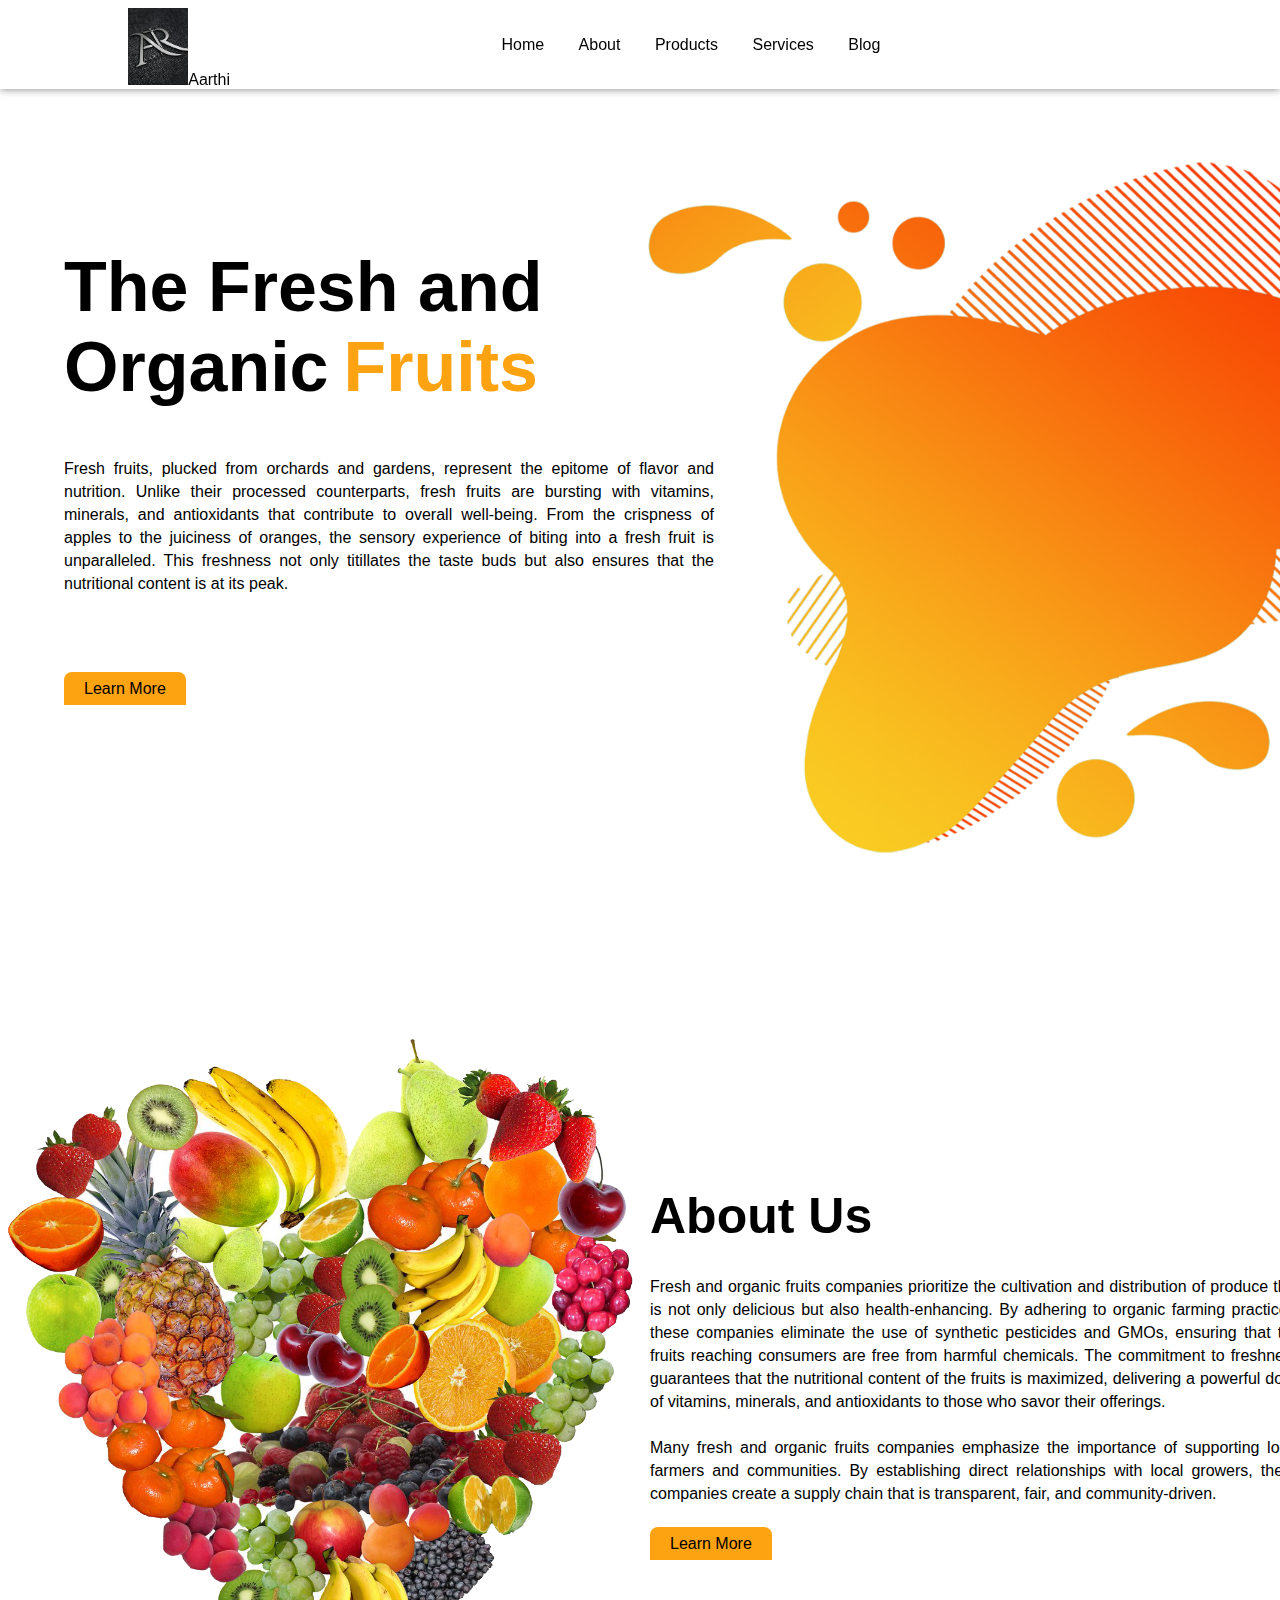
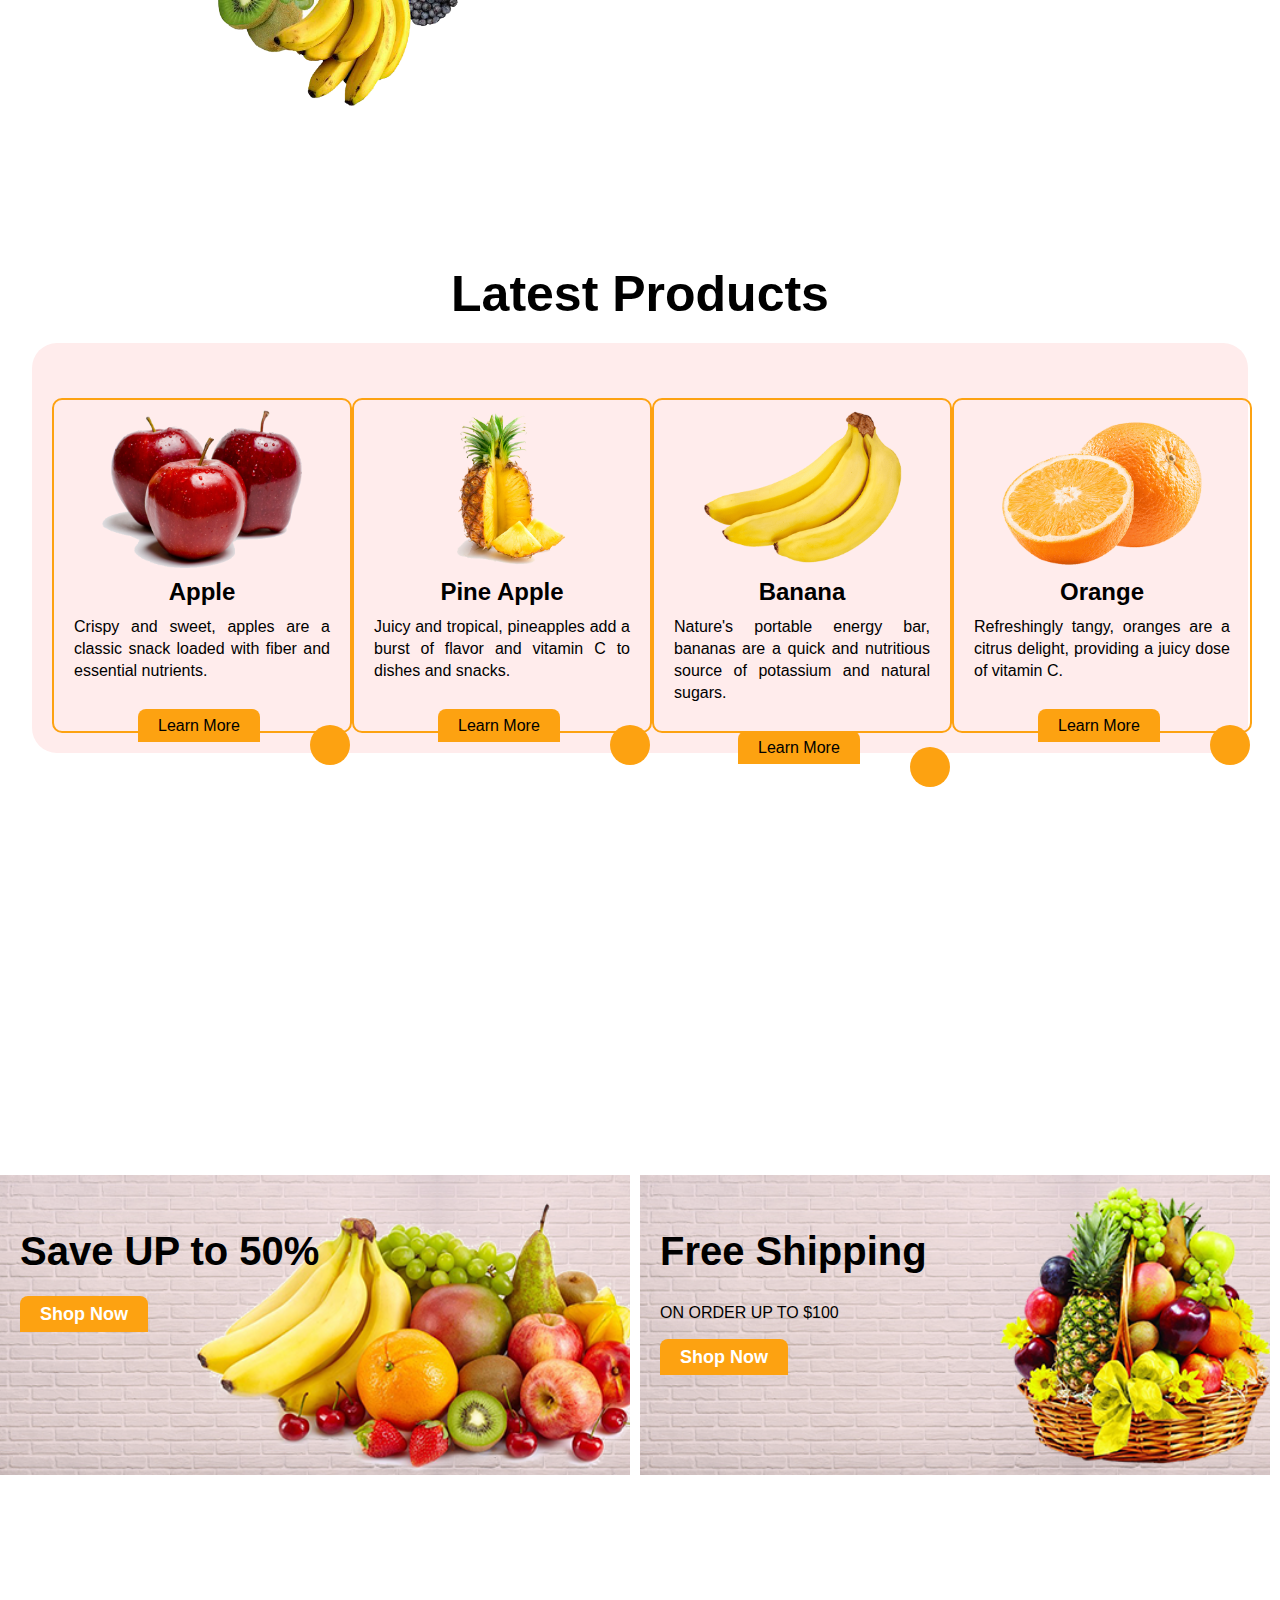
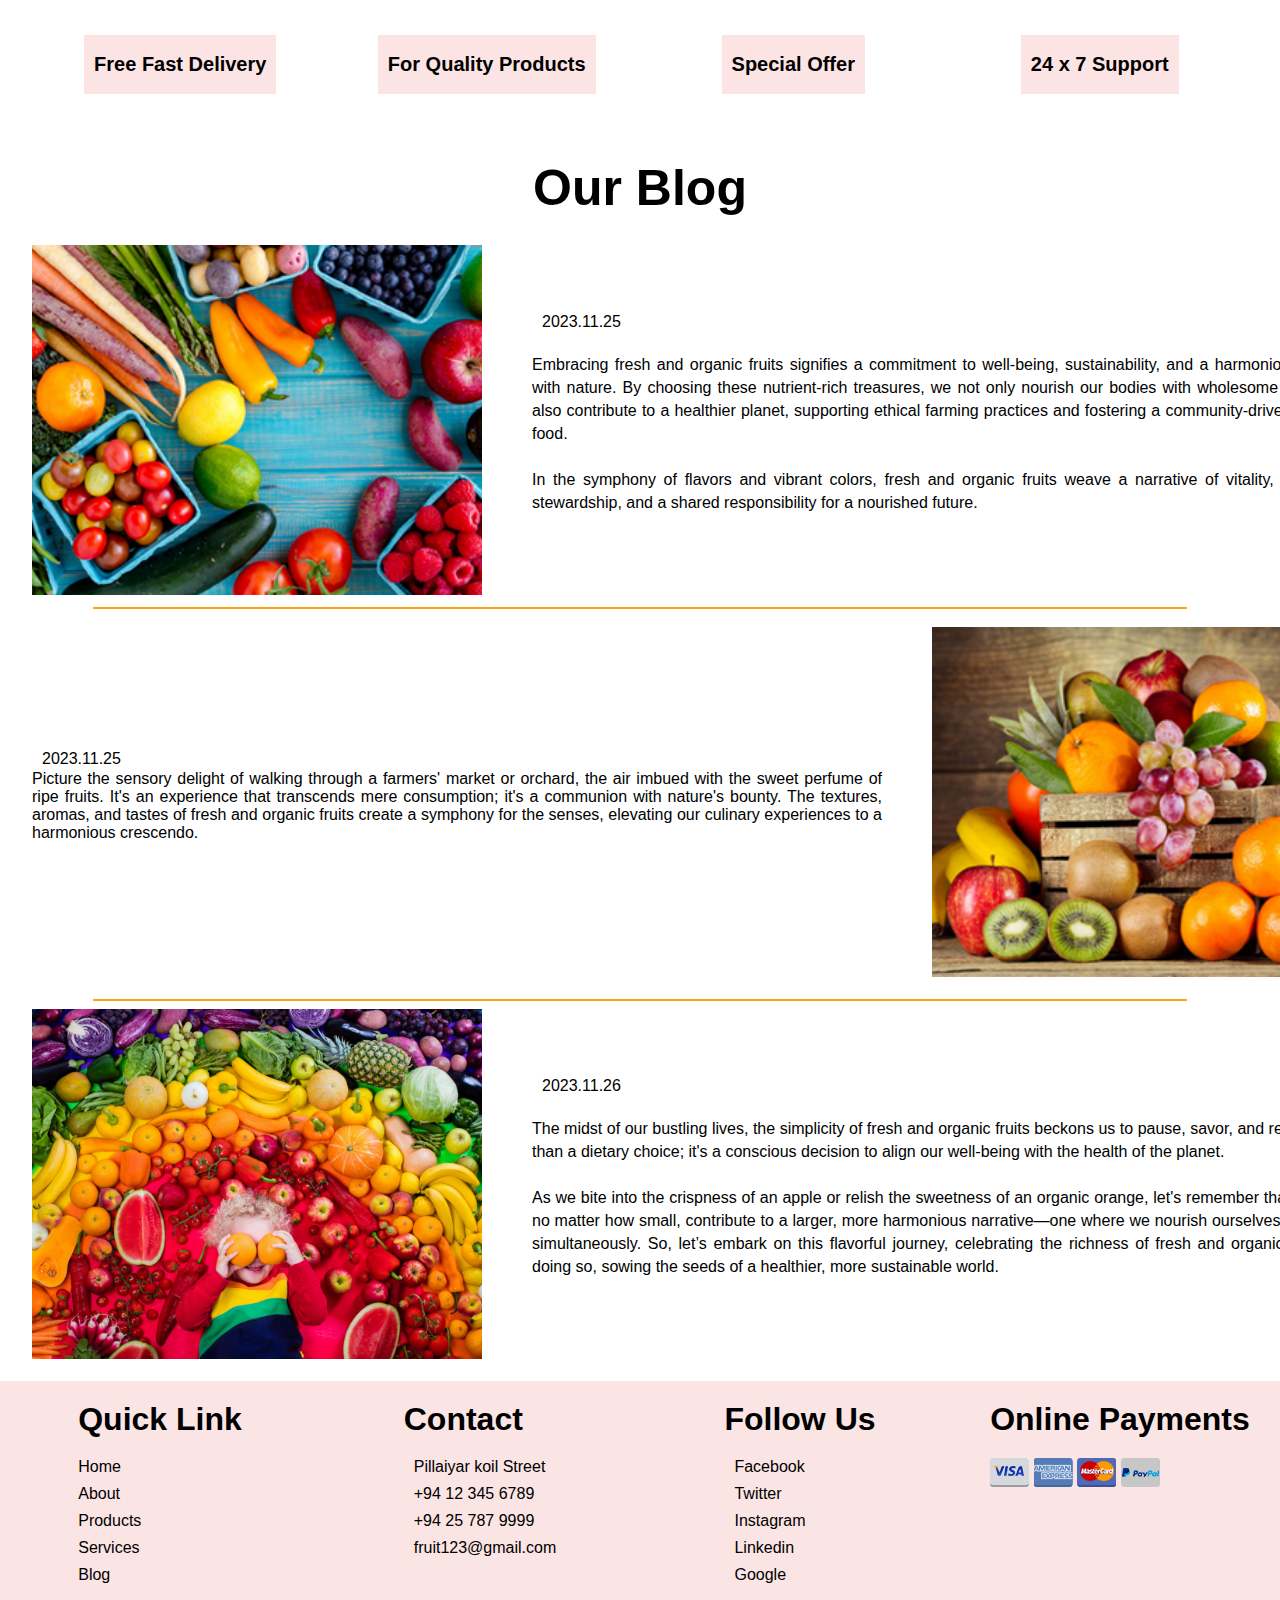
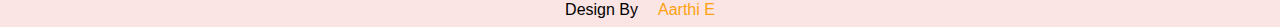
<file: codsoft internship/task2-landing page/index.html>
<!DOCTYPE html>
<html lang="en">
<head>
    <meta charset="UTF-8">
    <meta http-equiv="X-UA-Compatible" content="IE=edge">
    <meta name="viewport" content="width=device-width, initial-scale=1.0">
    <title>Fruit Website</title>
    <link rel="stylesheet" href="style.css">
</head>
<body>

    <nav>

        <div class="logo">
            <img src="image/logo.png">Aarthi
        </div>
        
        <ul>
            <li><a href="#Home">Home</a></li>
            <li><a href="#About">About</a></li>
            <li><a href="#Products">Products</a></li>
            <li><a href="#Services">Services</a></li>
            <li><a href="#Blog">Blog</a></li>
        </ul>

        <div class="search">
            <i class="fa-solid fa-magnifying-glass"></i>
            <i class="fa-solid fa-cart-shopping"></i>
        </div>
    </nav>
    <!-------------Home--------------->

    <section id="Home">

        <div class="home_left">

            <h1>The Fresh and<br>Organic<span>Fruits</span></h1>
            <p>
                Fresh fruits, plucked from orchards and gardens, represent the epitome of flavor and nutrition.
                 Unlike their processed counterparts, fresh fruits are bursting with vitamins, 
                 minerals, and antioxidants that contribute to overall well-being. 
                 From the crispness of apples to the juiciness of oranges, 
                 the sensory experience of biting into a fresh fruit is unparalleled. 
                 This freshness not only titillates the taste buds but also ensures that the nutritional content is at its peak.

            </p>
            <a href="#" class="home_btn">Learn More</a>

        </div>

        <div class="home_right anim">
            <img src="image/home_image.png">
        </div>
    </section>
    <!------------------About---------------->

    <div class="about" id="About">

        <div class="about_image">
            <img src="image/about.png">
        </div>
        <div class="about_tag">
            <h1>About Us</h1>
            <p>
                Fresh and organic fruits companies prioritize the cultivation
                and distribution of produce that is not only delicious but also health-enhancing.
                By adhering to organic farming practices, these companies eliminate the use of synthetic pesticides and GMOs, 
                ensuring that the fruits reaching consumers are free from harmful chemicals.
                The commitment to freshness guarantees that the nutritional content of the fruits is maximized, 
                delivering a powerful dose of vitamins, minerals, and antioxidants to those who savor their offerings.
                <br><br>
                Many fresh and organic fruits companies emphasize the importance of supporting local 
                farmers and communities. By establishing direct relationships with local growers, 
                these companies create a supply chain that is transparent, fair, and community-driven. 
            </p>
            <a href="#" class="about_btn">Learn More</a>
        </div>
    </div>
    <!------------------Products-------------->

    <div class="products" id="Products">

        <h1>Latest Products</h1>

        <div class="products_main">
            <p>
        
            </p>

            <div class="products_box">

                <div class="products_card">
                    <div class="products_img">
                        <img src="image/produ_1.png">
                    </div>
                    <div class="products_tag">
                        <h2>Apple</h2>
                        <p>Crispy and sweet, apples are a classic snack loaded with fiber and essential nutrients. </p>
                        <a href="#" class="products_btn">Learn More</a>
                    </div>
                    <div class="cart">
                        <i class="fa-solid fa-cart-shopping"></i>
                    </div>
                </div>

                <div class="products_card">
                    <div class="products_img">
                        <img src="image/produ_2.png">
                    </div>
                    <div class="products_tag">
                        <h2>Pine Apple</h2>
                        <p>Juicy and tropical, pineapples add a burst of flavor and vitamin C to dishes and snacks. </p>
                        <a href="#" class="products_btn">Learn More</a>
                    </div>
                    <div class="cart">
                        <i class="fa-solid fa-cart-shopping"></i>
                    </div>
                </div>

                <div class="products_card">
                    <div class="products_img">
                        <img src="image/produ_3.png">
                    </div>
                    <div class="products_tag">
                        <h2>Banana</h2>
                        <p>
                            Nature's portable energy bar, bananas are a quick and nutritious
                             source of potassium and natural sugars.
                        </p>
                        <a href="#" class="products_btn">Learn More</a>
                    </div>
                    <div class="cart">
                        <i class="fa-solid fa-cart-shopping"></i>
                    </div>
                </div>

                <div class="products_card">
                    <div class="products_img">
                        <img src="image/produ_4.png">
                    </div>
                    <div class="products_tag">
                        <h2>Orange</h2>
                        <p>Refreshingly tangy, oranges are a citrus delight, providing a juicy dose of vitamin C.
                        </p>
                        <a href="#" class="products_btn">Learn More</a>
                    </div>
                    <div class="cart">
                        <i class="fa-solid fa-cart-shopping"></i>
                    </div>
                </div>
            </div>
        </div>
    </div>
    <!------------Banner------------>

    <div class="banner">

        <div class="banner_one">
            <img src="image/1.png">
            <div class="banner_tag">
                <h1>Save UP to 50%</h1>
                <a href="#" class="banner_btn">Shop Now</a>
            </div>
        </div>

        <div class="banner_two">
            <img src="image/2.png">
            <div class="banner_tag">
                <h1>Free Shipping</h1>
                <p>ON ORDER UP TO $100</p>
                <a href="#" class="banner_btn">Shop Now</a>
            </div>
        </div>
    </div>
    <!-------------------Services--------------->

    <div class="services" id="Services">

        <div class="services_box">

            <div class="services_card">

                <i class="fa-solid fa-cart-shopping"></i>
                <div class="services_tag">
                    <h2>Free Fast Delivery</h2>
                </div>

            </div>

            <div class="services_card">

                <i class="fa-regular fa-face-grin"></i>
                <div class="services_tag">
                    <h2>For Quality Products</h2>
                </div>

            </div>

            <div class="services_card">

                <i class="fa-solid fa-tags"></i>
                <div class="services_tag">
                    <h2>Special Offer</h2>
                </div>

            </div>

            <div class="services_card">

                <i class="fa-solid fa-headset"></i>
                <div class="services_tag">
                    <h2>24 x 7 Support</h2>
                </div>

            </div>


        </div>

    </div>
    <!-------------Blog------------------->

    <div class="blog" id="Blog">
        <h1>Our Blog</h1>

        <div class="blog_box">

            <div class="blog_card">
                <div class="blog_img">
                    <img src="image/blog_1.png">
                </div>
                <div class="blog_tag">

                    <p class="date">
                        <i class="fa-solid fa-calendar-days"></i>2023.11.25
                    </p>

                    <p>
                        Embracing fresh and organic fruits signifies a commitment to well-being, 
                        sustainability, and a harmonious connection with nature.
                        By choosing these nutrient-rich treasures, we not only nourish our bodies
                        with wholesome goodness but also contribute to a healthier planet, 
                        supporting ethical farming practices and fostering a community-driven approach to food.<br><br>
                        In the symphony of flavors and vibrant colors, fresh and organic fruits weave a
                        narrative of vitality, environmental stewardship, and a shared responsibility for a nourished future.
                    </p>
                    <p class="like"><i class="fa-solid fa-heart"></i></p>
                    
                </div>
            </div>

            <hr>

            <div class="blog_card_2">
                
                <div class="blog_tag">

                    <p class="date">
                        <i class="fa-solid fa-calendar-days"></i>2023.11.25
                    </p>
                    Picture the sensory delight of walking through a farmers' 
                    market or orchard, the air imbued with the sweet perfume of ripe fruits. 
                    It's an experience that transcends mere consumption; it's a communion with nature's bounty. 
                    The textures, aromas, and tastes of fresh and organic fruits create a symphony for the senses,
                    elevating our culinary experiences to a harmonious crescendo.

                    <p>
                       
                    </p>
                    <p class="like"><i class="fa-solid fa-heart"></i></p>
                    
                </div>
                <div class="blog_img">
                    <img src="image/blog_2.png">
                </div>
            </div>

            <hr>

            <div class="blog_card">
                <div class="blog_img">
                    <img src="image/blog_3.png">
                </div>
                <div class="blog_tag">

                    <p class="date">
                        <i class="fa-solid fa-calendar-days"></i>2023.11.26
                    </p>

                    <p>
                        The midst of our bustling lives, the simplicity of fresh and organic
                        fruits beckons us to pause, savor, and reflect. It's more than a dietary choice; 
                        it's a conscious decision to align our well-being with the health of the planet.<br><br>
                        As we bite into the crispness of an apple or relish the sweetness of an organic orange,
                        let's remember that our choices, no matter how small, contribute to a larger, 
                        more harmonious narrative—one where we nourish ourselves and the Earth simultaneously. 
                        So, let’s embark on this flavorful journey, celebrating the richness of fresh and organic fruits, 
                        and in doing so, sowing the seeds of a healthier, more sustainable world.
                    </p>
                    <p class="like"><i class="fa-solid fa-heart"></i></p>
                    
                </div>
            </div>
            

        </div>

    </div>
    <!-------------Footer-------------->

    <footer>
        <div class="footer_main">

            <div class="footer_tag">
                <h1>Quick Link</h1>
                <p>Home</p>
                <p>About</p>
                <p>Products</p>
                <p>Services</p>
                <p>Blog</p>
            </div>

            <div class="footer_tag">
                <h1>Contact</h1>
                <p><i class="fa-solid fa-location-dot"></i>Pillaiyar koil Street</p>
                <p><i class="fa-solid fa-phone"></i>+94 12 345 6789</p>
                <p><i class="fa-solid fa-phone"></i>+94 25 787 9999</p>
                <p><i class="fa-solid fa-envelope"></i>fruit123@gmail.com</p>
            </div>

            <div class="footer_tag">
                <h1>Follow Us</h1>
                <p><i class="fa-brands fa-facebook-f"></i>Facebook</p>
                <p><i class="fa-brands fa-twitter"></i>Twitter</p>
                <p><i class="fa-brands fa-instagram"></i>Instagram</p>
                <p><i class="fa-brands fa-linkedin-in"></i>Linkedin</p>
                <p><i class="fa-brands fa-google"></i>Google</p>
            </div>

            <div class="footer_tag">
                <h1>Online Payments</h1>
                <img src="image/card1.png">
                <img src="image/card2.png">
                <img src="image/card3.png">
                <img src="image/card4.png">
            </div>

        </div>

        <p class="end">Design By<span><i class="fa-solid fa-face-grin"></i>Aarthi E</span></p>
    </footer>
</body>
</html>
</file>
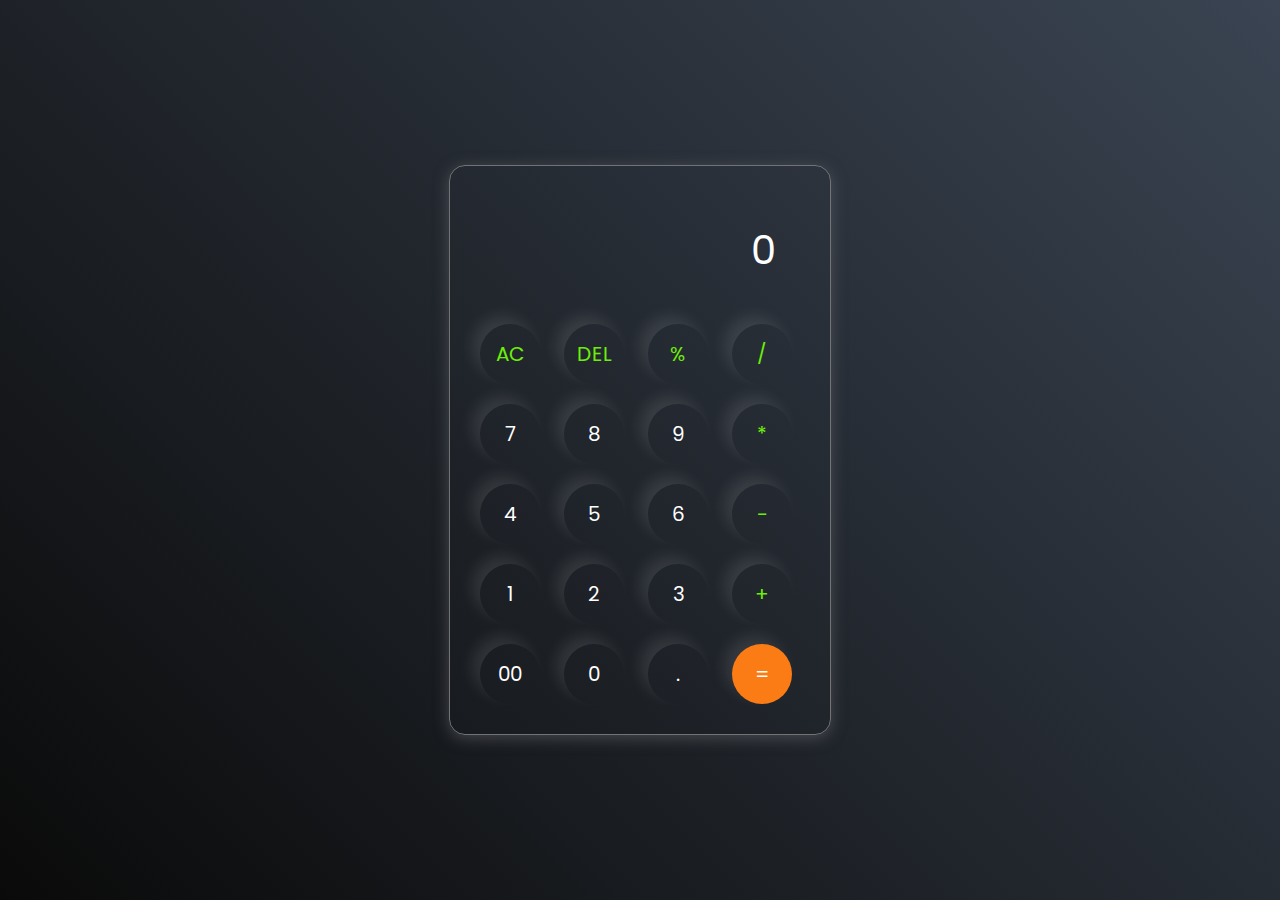
<file: codsoft internship/task3-calculator/index.html>
<!DOCTYPE html>
<html lang="en">
  <head>
    <meta charset="UTF-8" />
    <meta http-equiv="X-UA-Compatible" content="IE=edge" />
    <meta name="viewport" content="width=device-width, initial-scale=1.0" />
    <link rel="stylesheet" href="style.css" />
    <title>Calculator</title>
  </head>
  <body>
    <div class="container">
      <div class="calculator">
        <input type="text" id="inputBox" placeholder="0" />
        <div>
          <button class="button operator">AC</button>
          <button class="button operator">DEL</button>
          <button class="button operator">%</button>
          <button class="button operator">/</button>
        </div>
        <div>
          <button class="button">7</button>
          <button class="button">8</button>
          <button class="button">9</button>
          <button class="button operator">*</button>
        </div>
        <div>
          <button class="button">4</button>
          <button class="button">5</button>
          <button class="button">6</button>
          <button class="button operator">-</button>
        </div>
        <div>
          <button class="button">1</button>
          <button class="button">2</button>
          <button class="button">3</button>
          <button class="button operator">+</button>
        </div>

        <div>
          <button class="button">00</button>
          <button class="button">0</button>
          <button class="button">.</button>
          <button class="button equalBtn">=</button>
        </div>
      </div>
    </div>

    <script src="script.js"></script>
  </body>
</html>
</file>
<file: codsoft internship/task2-landing page/style.css>
*{
    margin: 0;
    padding: 0;
    box-sizing: border-box;
    font-family: sans-serif;
}

html{
    scroll-behavior: smooth;
}

nav{
    width: 100%;
    display: flex;
    align-items: center;
    justify-content: space-around;
    position: fixed;
    right: 0;
    background: #fff;
    box-shadow: 0 0 8px rgba(0,0,0,0.5);
    z-index: 1000;
}

nav .logo img{
    width: 60px;
    cursor: pointer;
    margin-top: 8px;
}

nav ul{
    list-style: none;
}

nav ul li{
    display: inline-block;
    padding: 0 15px;
}

nav ul li a{
    color: #000;
    text-decoration: none;
    transition: 0.3s;
}

nav ul li a:hover{
    color: #ffcc33;
}

nav .search i{
    font-size: 19px;
    cursor: pointer;
    transition: 0.3s;
}

nav .search i:hover{
    color: #ffcc33;
}




/*--------------Home---------------*/

section{
    width: 100%;
    height: 100vh;
    background-image: url(image/main_bg.png);
    background-size: cover;
    background-position: center;
    display: flex;
    align-items: center;
    justify-content: space-around;
}

section .home_left{
    position: relative;
    bottom: 20px;
    left: 5%;
}

section .home_left h1{
    font-size: 70px;
    position: relative;
    bottom: 25px;
}

section .home_left h1 span{
    color: #fda211;
    margin-left: 15px;
    transition: 0.2s;
}

section .home_left h1 span:hover{
    color: #ffcc33;
}

section .home_left p{
    width: 650px;
    text-align: justify;
    line-height: 23px;
    position: relative;
    top: 25px;
}

section .home_left .home_btn{
    position: relative;
    top: 110px;
    color: #000;
    text-decoration: none;
    padding: 8px 20px;
    background: #fda211;
    border-top-left-radius: 8px;
    border-top-right-radius: 8px;
    transition: 0.3s;
}

section .home_left .home_btn:hover{
    border-bottom-left-radius: 8px;
}

section .home_right img{
    width: 750px;
    margin-left: 95px;
}

.anim{
    opacity: 0;
    transform: translateX(-50px);
    animation: moveside 0.5s linear forwards;
}




/*---------------about-----------------*/

.about{
    width: 100%;
    height: 100vh;
    padding-top: 40px;
    display: flex;
    align-items: center;
    justify-content: space-around;
}

.about .about_image img{
    width: 650px;
}

.about .about_tag h1{
    font-size: 50px;
    margin-bottom: 30px;
}

.about .about_tag p{
    width: 650px;
    text-align: justify;
    line-height: 23px;
    margin-bottom: 30px;
}

.about .about_tag .about_btn{
    padding: 8px 20px;
    background: #fda211;
    border-top-left-radius: 8px;
    border-top-right-radius: 8px;
    color: #000;
    text-decoration: none;
    transition: 0.3s;
}

.about .about_tag .about_btn:hover{
    border-bottom-left-radius: 8px;
}




/*-------------products-----------------*/

.products{
    width: 100%;
    height: 100vh;
    padding: 65px 0 20px 0;
}

.products h1{
    text-align: center;
    font-size: 50px;
    margin-bottom: 20px;
}

.products .products_main{
    width: 95%;
    margin: 0 auto;
    background: #ffecec;
    padding: 20px;
    border-radius: 25px;
}

.products .products_main .products_box{
    display: grid;
    grid-template-columns: 1fr 1fr 1fr 1fr;
}

.products .products_main p{
    width: 600px;
    text-align: justify;
    line-height: 22px;
    margin-bottom: 35px;
}

.products .products_main .products_card{
    width: 300px;
    height: 335px;
    border: 2px solid #fda211;
    padding: 10px 20px;
    border-radius: 10px;
    margin: 0 auto;
}

.products .products_main .products_card .products_img img{
    width: 200px;
    display: flex;
    align-items: center;
    justify-content: center;
    margin: 0 auto;
    transition: 0.3s;
}

.products .products_main .products_card:hover .products_img img{
    transform: scale(1.1);
}

.products .products_main .products_card .products_tag h2{
    text-align: center;
    margin: 10px 0;
}

.products .products_main .products_card .products_tag p{
    width: auto;
}

.products .products_main .products_card .products_tag .products_btn{
    text-decoration: none;
    color: #000;
    padding: 8px 20px;
    position: relative;
    left: 25%;
    background: #fda211;
    border-top-left-radius: 8px;
    border-top-right-radius: 8px;
    transition: 0.3s;
}

.products .products_main .products_card .products_tag .products_btn:hover{
    border-bottom-left-radius: 8px;
}

.products .products_main .products_card .cart{
    float: right;
    width: 40px;
    height: 40px;
    background: #fda211;
    border-radius: 50%;
    cursor: pointer;
    position: relative;
    bottom: 10px;
    left: 20px;
}

.products .products_main .products_card .cart i{
    font-size: 18px;
    color: #000;
    line-height: 40px;
    display: flex;
    align-items: center;
    justify-content: center;
}




/*-------------------banner----------------*/

.banner{
    width: 100%;
    height: 50vh;
    display: flex;
    align-items: center;
    justify-content: center;
}

.banner .banner_one{
    width: 720px;
    height: 300px;
    margin-right: 10px;
}

.banner .banner_one img{
    width: 100%;
    height: 100%;
    object-fit: cover;
    object-position: center;
}

.banner .banner_one .banner_tag{
    position: relative;
    bottom: 250px;
    padding: 0 20px;
}

.banner .banner_one .banner_tag h1{
    font-size: 40px;
    margin-bottom: 30px;
}

.banner .banner_one .banner_tag .banner_btn{
    color: #000;
    text-decoration: none;
    font-weight: bold;
    font-size: 18px;
    padding: 8px 20px;
    background: #fda211;
    border-top-left-radius: 8px;
    border-top-right-radius: 8px;
    color: #fff;
}

.banner .banner_one .banner_tag .banner_btn:hover{
    border-bottom-left-radius: 8px;
}

.banner .banner_two{
    width: 720px;
    height: 300px;
    margin-right: 10px;
}

.banner .banner_two img{
    width: 100%;
    height: 100%;
    object-fit: cover;
    object-position: center;
}

.banner .banner_two .banner_tag{
    position: relative;
    bottom: 250px;
    padding: 0 20px;
}

.banner .banner_two .banner_tag h1{
    font-size: 40px;
    margin-bottom: 30px;
}

.banner .banner_two .banner_tag .banner_btn{
    color: #000;
    text-decoration: none;
    font-weight: bold;
    position: relative;
    top: 25px;
    font-size: 18px;
    padding: 8px 20px;
    background: #fda211;
    border-top-left-radius: 8px;
    border-top-right-radius: 8px;
    color: #fff;
}

.banner .banner_two .banner_tag .banner_btn:hover{
    border-bottom-right-radius: 8px;
}
/*----------------------services------------------*/

.services{
    width: 100%;
    height: auto;
    padding: 85px 0 0 0 ;
}

.services .services_box{
    width: 95%;
    margin: 0 auto;
    display: grid;
    grid-template-columns: 1fr 1fr 1fr 1fr;
    grid-gap: 0 10px;
}

.services .services_box .services_card{
    margin: 0 auto;
    background: #fde4e4;
    padding: 10px;
    text-align: center;
    cursor: pointer;
}

.services .services_box .services_card i{
    font-size: 35px;
    margin: 10px 0;
    color: #fda211;
}

.services .services_box .services_card h2{
    font-size: 20px;
    padding: 8px 0;
}

/*------------------blog------------------*/

.blog{
    width: 100%;
    height: auto;
    padding: 65px 0 20px 0;
}

.blog h1{
    text-align: center;
    font-size: 50px;
    margin-bottom: 30px;
}

.blog .blog_box{
    width: 95%;
    margin: 0 auto;
}

.blog .blog_box .blog_card{
    width: 1350px;
    height: 350px;
    display: flex;
    align-items: center;
    text-align: justify;
    margin: 0 auto;
}

.blog .blog_box .blog_card .blog_img img{
    width: 450px;
    height: 350px;
    object-fit: cover;
    object-position: center;
}

.blog .blog_box .blog_card .blog_tag{
    margin-left: 50px;
}

.blog .blog_box .blog_card .blog_tag .date{
    margin-bottom: 20px;
}

.blog .blog_box .blog_card .blog_tag .date i{
    margin-right: 10px;
    color: #fda211;
}

.blog .blog_box .blog_card .blog_tag p{
    line-height: 23px;
}

.blog .blog_box .blog_card .blog_tag .like{
    margin-top: 20px;
    font-size: 19px;
    color: #fda211;
}

.blog .blog_box hr{
    width: 90%;
    height: 2px;
    margin: 10px auto;
    background: #fda211;
    border: 0;
}

.blog .blog_box .blog_card_2{
    width: 1350px;
    height: 350px;
    display: flex;
    align-items: center;
    text-align: justify;
    margin: 20px auto;
}

.blog .blog_box .blog_card_2 .blog_tag{
    margin-right: 50px;
}

.blog .blog_box .blog_card_2 .blog_tag p{
    line-height: 23px;
}

.blog .blog_box .blog_card_2 .blog_tag .date i{
    margin-bottom: 20px;
    margin-right: 10px;
    color: #fda211;
}

.blog .blog_box .blog_card_2 .blog_tag .like{
    color: #fda211;
    margin-top: 20px;
    font-size: 19px;
}

.blog .blog_box .blog_card_2 .blog_img img{
    width: 450px;
    height: 350px;
    object-fit: cover;
    object-position: center;
}

/*------------------footer----------------*/

footer{
    width: 100%;
    background: #fbe4e4;
}

footer .footer_main{
    display: grid;
    grid-template-columns: 1fr 1fr 1fr 1fr;
    grid-gap: 20px 0;
}

footer .footer_main .footer_tag{
    margin: 0 auto;
}

footer .footer_main .footer_tag h1{
    margin: 20px 0;
}

footer .footer_main .footer_tag p{
    margin: 9px 0;
    cursor: pointer;
}

footer .footer_main .footer_tag p i{
    margin-right: 10px;
}

footer .end{
    display: flex;
    align-items: center;
    justify-content: center;
    padding: 8px 0;
}

footer .end span{
    color: #fda211;
}

footer .end span i{
    margin: 0 10px;
}





@keyframes moveside{
    100%{
        opacity: 1;
        transform: translateX(0);
    }
}
</file>
<file: codsoft internship/task3-calculator/style.css>
@import url('https://fonts.googleapis.com/css2?family=Poppins:wght@500&display=swap');

*{
    margin: 0;
    padding: 0;
    box-sizing: border-box;
    font-family: 'Poppins', sans-serif;
}

body{
    width: 100%;
    height: 100vh;
    display: flex;
    justify-content: center;
    align-items: center;
    background: linear-gradient(45deg, #0a0a0a, #3a4452);
}

.calculator{
    border: 1px solid #717377;
    padding: 20px;
    border-radius: 16px;
    background: transparent;
    box-shadow: 0px 3px 15px rgba(113, 115, 119, 0.5);

}

input{
    width: 320px;
    border: none;
    padding: 24px;
    margin: 10px;
    background: transparent;
    box-shadow: 0px 3px 15px rgbs(84, 84, 84, 0.1);
    font-size: 40px;
    text-align: right;
    cursor: pointer;
    color: #ffffff;
}

input::placeholder{
    color: #ffffff;
}

button{
    border: none;
    width: 60px;
    height: 60px;
    margin: 10px;
    border-radius: 50%;
    background: transparent;
    color: #ffffff;
    font-size: 20px;
    box-shadow: -8px -8px 15px rgba(255, 255, 255, 0.1);
    cursor: pointer;
}

.equalBtn{
    background-color: #fb7c14;
}

.operator{
    color: #6dee0a;
}
</file>
